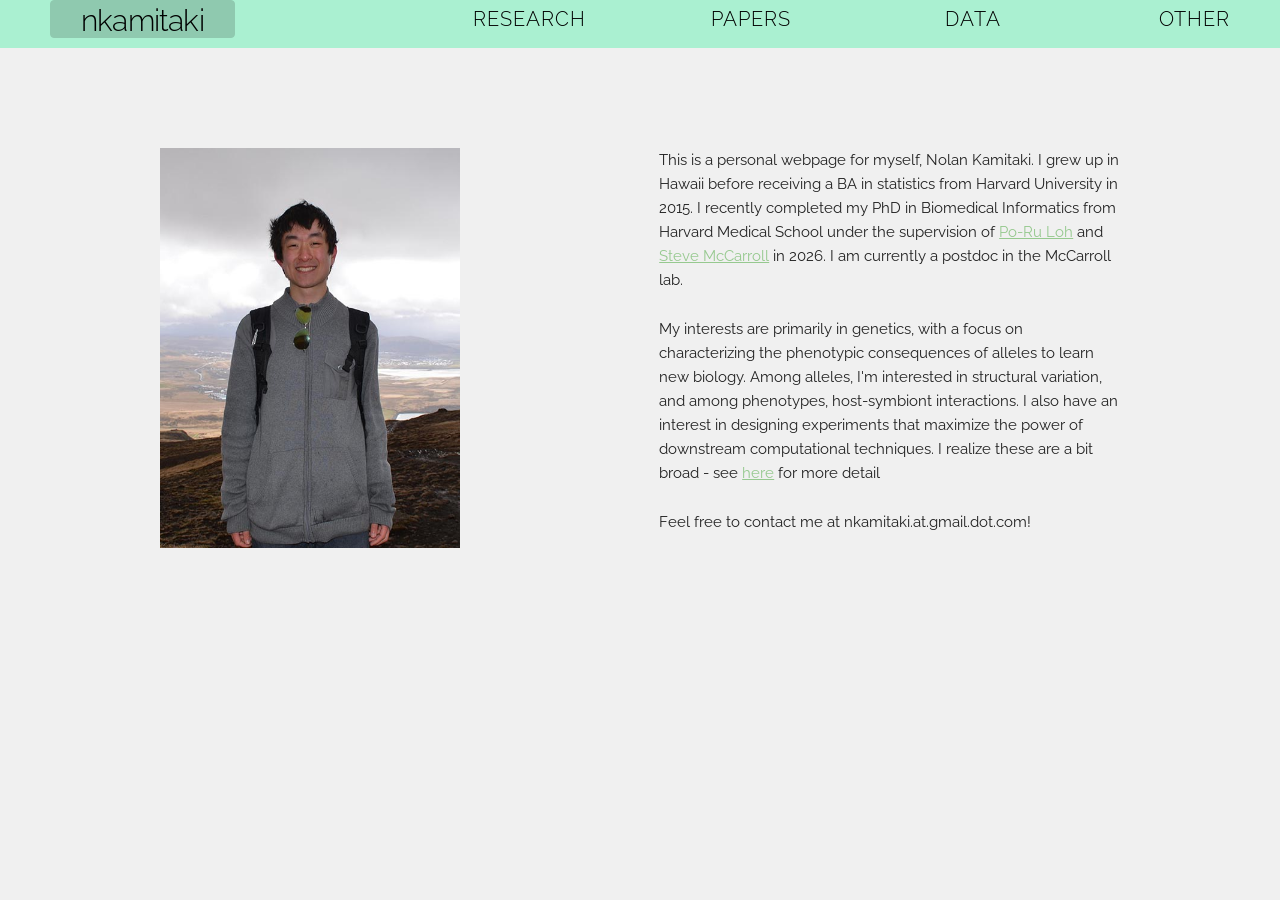
<file: index.html>
<!DOCTYPE html>
<html lang="en">
<head>

  <!-- Basic Page Needs
  –––––––––––––––––––––––––––––––––––––––––––––––––– -->
  <meta charset="utf-8">
  <title>nkamitaki</title>
  <meta name="description" content="personal webpage">
  <meta name="author" content="Nolan Kamitaki">

  <!-- Mobile Specific Metas
  –––––––––––––––––––––––––––––––––––––––––––––––––– -->
  <meta name="viewport" content="width=device-width, initial-scale=1">

  <!-- FONT
  –––––––––––––––––––––––––––––––––––––––––––––––––– -->
  <link href="//fonts.googleapis.com/css?family=Raleway:400,300,600" rel="stylesheet" type="text/css">

  <!-- CSS
  –––––––––––––––––––––––––––––––––––––––––––––––––– -->
  <link rel="stylesheet" href="css/normalize.css">
  <link rel="stylesheet" href="css/skeleton.css">

  <!-- Favicon
  –––––––––––––––––––––––––––––––––––––––––––––––––– -->
  <link rel="icon" type="image/png" href="images/nk.png">

</head>
<body style="background: #F0F0F0;">

  <!-- Primary Page Layout
  –––––––––––––––––––––––––––––––––––––––––––––––––– -->
  <div class="container" style=" background: #AAF0D1; width: 100%; max-width: 100000px; ">
    <div class="row" >
      <div class="four columns" style="padding: 0 50px">
        <a class="button button-primary" href="index.html" style="text-transform: lowercase; background-color: #8FC9AF; border-color: #8FC9AF;"><h4>nkamitaki</h4></a>
      </div>
      <div class="two columns"  >
    	<a class="button button-primary" href="research.html" style="width: 100%; font-size: 20px; font-weight: 300; border: 0; border-radius: 0; padding: 0">Research</a>
      </div>
      <div class="two columns" >
    	<a class="button button-primary" href="papers.html" style="width: 100%; font-size: 20px; font-weight: 300; border: 0; border-radius: 0;  padding: 0">Papers</a>
      </div>
      <div class="two columns" >
    	<a class="button button-primary" href="data.html" style="width: 100%; font-size: 20px; font-weight: 300; border: 0; border-radius: 0;  padding: 0">Data</a>
      </div>
      <div class="two columns">
    	<a class="button button-primary" href="other.html" style="width: 100%; font-size: 20px; font-weight: 300; border: 0; border-radius: 0;  padding: 0">Other</a>
      </div>
    </div>
  </div>
  <div class="container" style="padding: 100px 0">
    <div class="row" >
      <div class="six columns">
        <img src="images/nolan_kamitaki.jpg" alt="This is me." width="300" height="400">
      </div>
      <div class="six columns">
      <p>This is a personal webpage for myself, Nolan Kamitaki. I grew up in Hawaii before receiving a BA in statistics from Harvard University in 2015. I recently completed my PhD in Biomedical Informatics from Harvard Medical School under the supervision of  <a href="https://statgen.bwh.harvard.edu/">Po-Ru Loh</a> and <a href="https://mccarrolllab.org/">Steve McCarroll</a> in 2026. I am currently a postdoc in the McCarroll lab.</p>
      <p>My interests are primarily in genetics, with a focus on characterizing the phenotypic consequences of alleles to learn new biology. Among alleles, I'm interested in structural variation, and among phenotypes, host-symbiont interactions. I also have an interest in designing experiments that maximize the power of downstream computational techniques. I realize these are a bit broad - see <a href="research.html">here</a> for more detail</p>
      
      <p>Feel free to contact me at nkamitaki.at.gmail.dot.com! </p>
    </div>
    </div>
  </div>

<!-- End Document
  –––––––––––––––––––––––––––––––––––––––––––––––––– -->
</body>
</html>
</file>
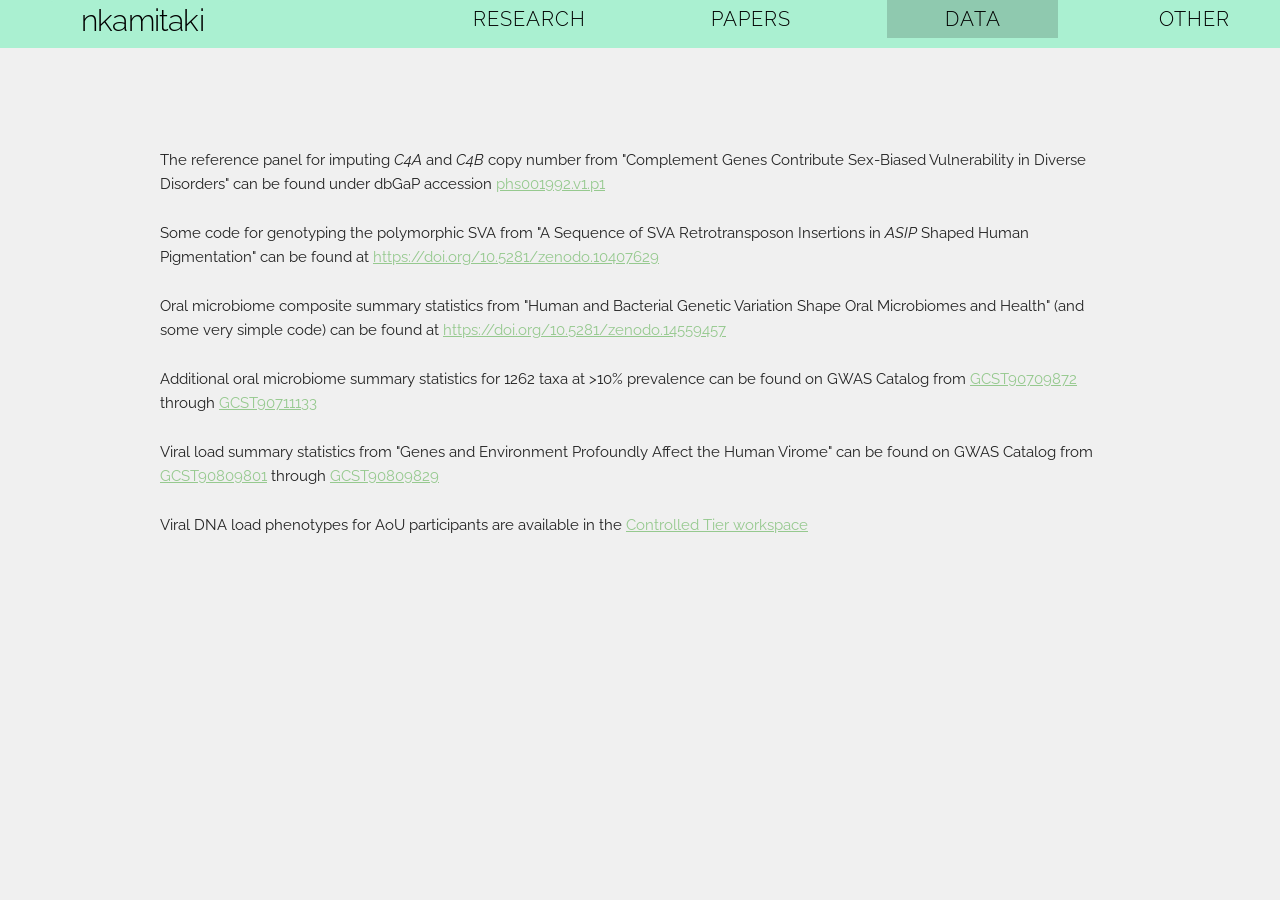
<file: data.html>
<!DOCTYPE html>
<html lang="en">
<head>

  <!-- Basic Page Needs
  –––––––––––––––––––––––––––––––––––––––––––––––––– -->
  <meta charset="utf-8">
  <title>Data</title>
  <meta name="description" content="numbers">
  <meta name="author" content="Nolan Kamitaki">

  <!-- Mobile Specific Metas
  –––––––––––––––––––––––––––––––––––––––––––––––––– -->
  <meta name="viewport" content="width=device-width, initial-scale=1">

  <!-- FONT
  –––––––––––––––––––––––––––––––––––––––––––––––––– -->
  <link href="//fonts.googleapis.com/css?family=Raleway:400,300,600" rel="stylesheet" type="text/css">

  <!-- CSS
  –––––––––––––––––––––––––––––––––––––––––––––––––– -->
  <link rel="stylesheet" href="css/normalize.css">
  <link rel="stylesheet" href="css/skeleton.css">

  <!-- Favicon
  –––––––––––––––––––––––––––––––––––––––––––––––––– -->
  <link rel="icon" type="image/png" href="images/nk.png">

</head>
<body style="background: #F0F0F0;">

  <!-- Primary Page Layout
  –––––––––––––––––––––––––––––––––––––––––––––––––– -->
  <div class="container" style=" background: #AAF0D1; width: 100%; max-width: 100000px; ">
    <div class="row" >
      <div class="four columns" style="padding: 0 50px">
        <a class="button button-primary" href="index.html" style="text-transform: lowercase"><h4>nkamitaki</h4></a>
      </div>
      <div class="two columns"  >
    	<a class="button button-primary" href="research.html" style="width: 100%; font-size: 20px; font-weight: 300; border: 0; border-radius: 0; padding: 0; ">Research</a>
      </div>
      <div class="two columns" >
    	<a class="button button-primary" href="papers.html" style="width: 100%; font-size: 20px; font-weight: 300; border: 0; border-radius: 0;  padding: 0">Papers</a>
      </div>
      <div class="two columns" >
    	<a class="button button-primary" href="data.html" style="width: 100%; font-size: 20px; font-weight: 300; border: 0; border-radius: 0;  padding: 0; background-color: #8FC9AF; border-color: #8FC9AF;">Data</a>
      </div>
      <div class="two columns">
    	<a class="button button-primary" href="other.html" style="width: 100%; font-size: 20px; font-weight: 300; border: 0; border-radius: 0;  padding: 0">Other</a>
      </div>
    </div>
  </div>
  <div class="container" style="padding: 100px 0">
    <div class="row" >
      <p>The reference panel for imputing <i>C4A</i> and <i>C4B</i> copy number from "Complement Genes Contribute Sex-Biased Vulnerability in Diverse Disorders" can be found under dbGaP accession <a href="https://www.ncbi.nlm.nih.gov/projects/gap/cgi-bin/study.cgi?study_id=phs001992.v1.p1">phs001992.v1.p1</a></p>
      <p>Some code for genotyping the polymorphic SVA from "A Sequence of SVA Retrotransposon Insertions in <i>ASIP</i> Shaped Human Pigmentation" can be found at <a href="https://doi.org/10.5281/zenodo.10407629">https://doi.org/10.5281/zenodo.10407629</a></p>
      <p>Oral microbiome composite summary statistics from "Human and Bacterial Genetic Variation Shape Oral Microbiomes and Health" (and some very simple code) can be found at <a href="https://doi.org/10.5281/zenodo.14559457">https://doi.org/10.5281/zenodo.14559457</a></p>
      <p>Additional oral microbiome summary statistics for 1262 taxa at >10% prevalence can be found on GWAS Catalog from <a href="https://www.ebi.ac.uk/gwas/studies/GCST90709872">GCST90709872</a> through <a href="https://www.ebi.ac.uk/gwas/studies/GCST90711133">GCST90711133</a></p>
      <p>Viral load summary statistics from "Genes and Environment Profoundly Affect the Human Virome" can be found on GWAS Catalog from <a href="https://www.ebi.ac.uk/gwas/studies/GCST90809801">GCST90809801</a> through <a href="https://www.ebi.ac.uk/gwas/studies/GCST90809829">GCST90809829</a></p>
      <p>Viral DNA load phenotypes for AoU participants are available in the <a href="https://workbench.researchallofus.org/workspaces/aou-rw-77ec99c5/kamitakietalthednaviromevarieswithhumangenesandenvironments/data">Controlled Tier workspace</a></p>
    </div>
  </div>

<!-- End Document
  –––––––––––––––––––––––––––––––––––––––––––––––––– -->
</body>
</html>
</file>
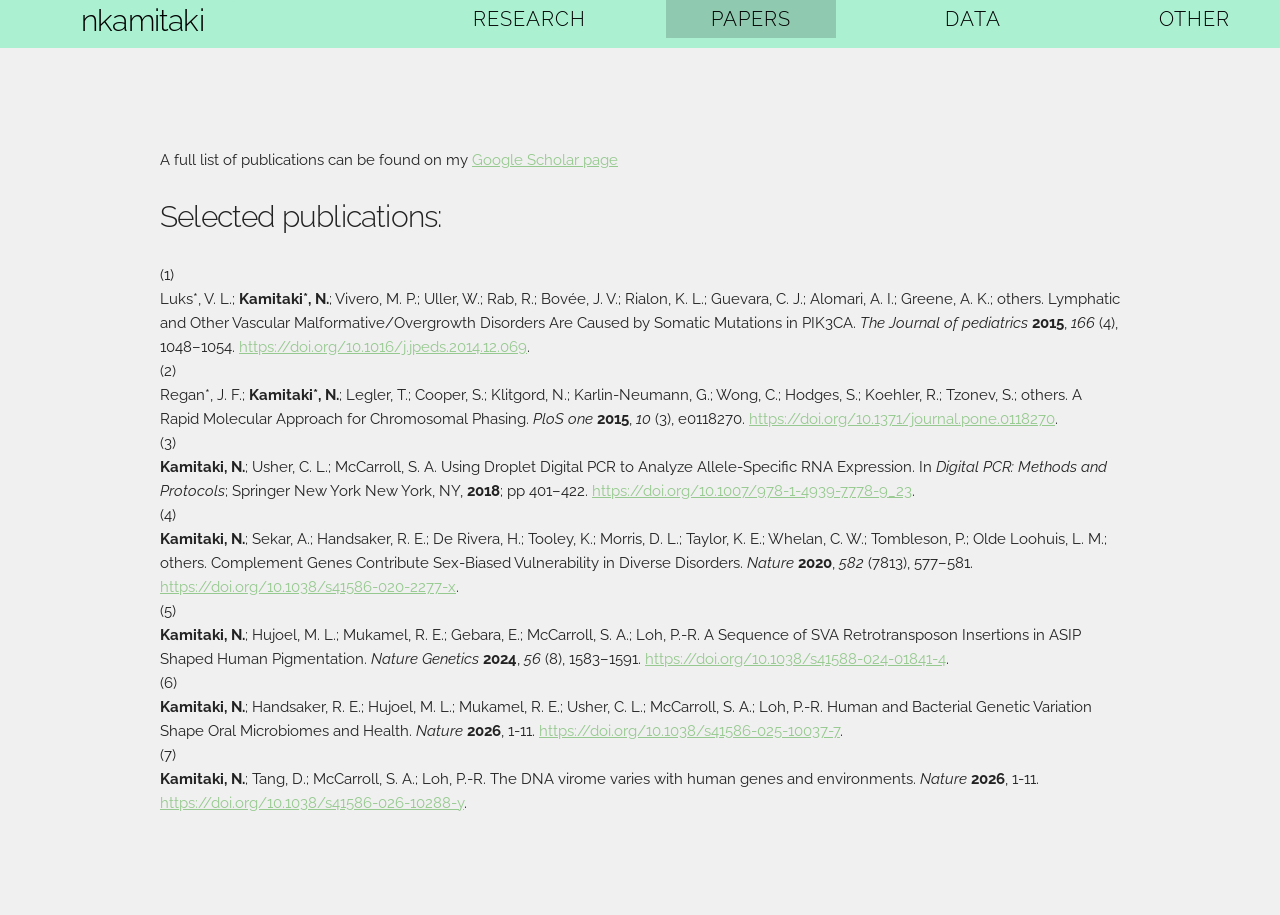
<file: papers.html>
<!DOCTYPE html>
<html lang="en">
<head>

  <!-- Basic Page Needs
  –––––––––––––––––––––––––––––––––––––––––––––––––– -->
  <meta charset="utf-8">
  <title>Papers</title>
  <meta name="description" content="pubs">
  <meta name="author" content="Nolan Kamitaki">

  <!-- Mobile Specific Metas
  –––––––––––––––––––––––––––––––––––––––––––––––––– -->
  <meta name="viewport" content="width=device-width, initial-scale=1">

  <!-- FONT
  –––––––––––––––––––––––––––––––––––––––––––––––––– -->
  <link href="//fonts.googleapis.com/css?family=Raleway:400,300,600" rel="stylesheet" type="text/css">

  <!-- CSS
  –––––––––––––––––––––––––––––––––––––––––––––––––– -->
  <link rel="stylesheet" href="css/normalize.css">
  <link rel="stylesheet" href="css/skeleton.css">

  <!-- Favicon
  –––––––––––––––––––––––––––––––––––––––––––––––––– -->
  <link rel="icon" type="image/png" href="images/nk.png">

</head>
<body style="background: #F0F0F0;">

  <!-- Primary Page Layout
  –––––––––––––––––––––––––––––––––––––––––––––––––– -->
  <div class="container" style=" background: #AAF0D1; width: 100%; max-width: 100000px; ">
    <div class="row" >
      <div class="four columns" style="padding: 0 50px">
        <a class="button button-primary" href="index.html" style="text-transform: lowercase"><h4>nkamitaki</h4></a>
      </div>
      <div class="two columns"  >
    	<a class="button button-primary" href="research.html" style="width: 100%; font-size: 20px; font-weight: 300; border: 0; border-radius: 0; padding: 0">Research</a>
      </div>
      <div class="two columns" >
    	<a class="button button-primary" href="papers.html" style="width: 100%; font-size: 20px; font-weight: 300; border: 0; border-radius: 0;  padding: 0; background-color: #8FC9AF; border-color: #8FC9AF;">Papers</a>
      </div>
      <div class="two columns" >
    	<a class="button button-primary" href="data.html" style="width: 100%; font-size: 20px; font-weight: 300; border: 0; border-radius: 0;  padding: 0">Data</a>
      </div>
      <div class="two columns">
    	<a class="button button-primary" href="other.html" style="width: 100%; font-size: 20px; font-weight: 300; border: 0; border-radius: 0;  padding: 0">Other</a>
      </div>
    </div>
  </div>
  <div class="container" style="padding: 100px 0">
    <div class="row" >
      <p>A full list of publications can be found on my <a href=https://scholar.google.com/citations?user=Wm4lbRMAAAAJ>Google Scholar page</a></p>
      <p><h4>Selected publications:</h4></p>
      <div class="csl-bib-body">
        <div data-csl-entry-id="luks2015lymphatic" class="csl-entry">
          <div class="csl-left-margin">(1) </div><div class="csl-right-inline">Luks*, V. L.; <b>Kamitaki*, N.</b>; Vivero, M. P.; Uller, W.; Rab, R.; Bovée, J. V.; Rialon, K. L.; Guevara, C. J.; Alomari, A. I.; Greene, A. K.; others. Lymphatic and Other Vascular Malformative/Overgrowth Disorders Are Caused by Somatic Mutations in PIK3CA. <i>The Journal of pediatrics</i> <b>2015</b>, <i>166</i> (4), 1048–1054. <a href="https://doi.org/10.1016/j.jpeds.2014.12.069">https://doi.org/10.1016/j.jpeds.2014.12.069</a>.</div>
        </div>
        <div data-csl-entry-id="regan2015rapid" class="csl-entry">
          <div class="csl-left-margin">(2) </div><div class="csl-right-inline">Regan*, J. F.; <b>Kamitaki*, N.</b>; Legler, T.; Cooper, S.; Klitgord, N.; Karlin-Neumann, G.; Wong, C.; Hodges, S.; Koehler, R.; Tzonev, S.; others. A Rapid Molecular Approach for Chromosomal Phasing. <i>PloS one</i> <b>2015</b>, <i>10</i> (3), e0118270. <a href="https://doi.org/10.1371/journal.pone.0118270">https://doi.org/10.1371/journal.pone.0118270</a>.</div>
        </div>
        <div data-csl-entry-id="kamitaki2018using" class="csl-entry">
          <div class="csl-left-margin">(3) </div><div class="csl-right-inline"><b>Kamitaki, N.</b>; Usher, C. L.; McCarroll, S. A. Using Droplet Digital PCR to Analyze Allele-Specific RNA Expression. In <i>Digital PCR: Methods and Protocols</i>; Springer New York New York, NY, <b>2018</b>; pp 401–422. <a href="https://doi.org/10.1007/978-1-4939-7778-9_23">https://doi.org/10.1007/978-1-4939-7778-9_23</a>.</div>
        </div>
        <div data-csl-entry-id="kamitaki2020complement" class="csl-entry">
          <div class="csl-left-margin">(4) </div><div class="csl-right-inline"><b>Kamitaki, N.</b>; Sekar, A.; Handsaker, R. E.; De Rivera, H.; Tooley, K.; Morris, D. L.; Taylor, K. E.; Whelan, C. W.; Tombleson, P.; Olde Loohuis, L. M.; others. Complement Genes Contribute Sex-Biased Vulnerability in Diverse Disorders. <i>Nature</i> <b>2020</b>, <i>582</i> (7813), 577–581. <a href="https://doi.org/10.1038/s41586-020-2277-x">https://doi.org/10.1038/s41586-020-2277-x</a>.</div>
        </div>
        <div data-csl-entry-id="kamitaki2024sequence" class="csl-entry">
          <div class="csl-left-margin">(5) </div><div class="csl-right-inline"><b>Kamitaki, N.</b>; Hujoel, M. L.; Mukamel, R. E.; Gebara, E.; McCarroll, S. A.; Loh, P.-R. A Sequence of SVA Retrotransposon Insertions in ASIP Shaped Human Pigmentation. <i>Nature Genetics</i> <b>2024</b>, <i>56</i> (8), 1583–1591. <a href="https://doi.org/10.1038/s41588-024-01841-4">https://doi.org/10.1038/s41588-024-01841-4</a>.</div>
        </div>
        <div data-csl-entry-id="kamitaki2026human" class="csl-entry">
          <div class="csl-left-margin">(6) </div><div class="csl-right-inline"><b>Kamitaki, N.</b>; Handsaker, R. E.; Hujoel, M. L.; Mukamel, R. E.; Usher, C. L.; McCarroll, S. A.; Loh, P.-R. Human and Bacterial Genetic Variation Shape Oral Microbiomes and Health. <i>Nature</i> <b>2026</b>, 1-11. <a href="https://doi.org/10.1038/s41586-025-10037-7">https://doi.org/10.1038/s41586-025-10037-7</a>.</div>
        </div>
        <div data-csl-entry-id="kamitaki2026dna" class="csl-entry">
          <div class="csl-left-margin">(7) </div><div class="csl-right-inline"><b>Kamitaki, N.</b>; Tang, D.; McCarroll, S. A.; Loh, P.-R. The DNA virome varies with human genes and environments. <i>Nature</i> <b>2026</b>, 1-11. <a href="https://doi.org/10.1038/s41586-026-10288-y">https://doi.org/10.1038/s41586-026-10288-y</a>.</div>
        </div>
      </div>
      <!-- 
      <div class="csl-bib-body">
        <div data-csl-entry-id="koren2014genetic" class="csl-entry">
          <div class="csl-left-margin">(1) </div><div class="csl-right-inline">Koren, A.; Handsaker, R. E.; Kamitaki, N.; Karlić, R.; Ghosh, S.; Polak, P.; Eggan, K.; McCarroll, S. A. Genetic Variation in Human DNA Replication Timing. <i>Cell</i> <b>2014</b>, <i>159</i> (5), 1015–1026. <a href="https://doi.org/10.1016/j.cell.2014.10.025">https://doi.org/10.1016/j.cell.2014.10.025</a>.</div>
        </div>
        <div data-csl-entry-id="luks2015lymphatic" class="csl-entry">
          <div class="csl-left-margin">(2) </div><div class="csl-right-inline">Luks*, V. L.; Kamitaki*, N.; Vivero, M. P.; Uller, W.; Rab, R.; Bovée, J. V.; Rialon, K. L.; Guevara, C. J.; Alomari, A. I.; Greene, A. K.; others. Lymphatic and Other Vascular Malformative/Overgrowth Disorders Are Caused by Somatic Mutations in PIK3CA. <i>The Journal of pediatrics</i> <b>2015</b>, <i>166</i> (4), 1048–1054. <a href="https://doi.org/10.1016/j.jpeds.2014.12.069">https://doi.org/10.1016/j.jpeds.2014.12.069</a>.</div>
        </div>
        <div data-csl-entry-id="regan2015rapid" class="csl-entry">
          <div class="csl-left-margin">(3) </div><div class="csl-right-inline">Regan*, J. F.; Kamitaki*, N.; Legler, T.; Cooper, S.; Klitgord, N.; Karlin-Neumann, G.; Wong, C.; Hodges, S.; Koehler, R.; Tzonev, S.; others. A Rapid Molecular Approach for Chromosomal Phasing. <i>PloS one</i> <b>2015</b>, <i>10</i> (3), e0118270. <a href="https://doi.org/10.1371/journal.pone.0118270">https://doi.org/10.1371/journal.pone.0118270</a>.</div>
        </div>
        <div data-csl-entry-id="couto2016endothelial" class="csl-entry">
          <div class="csl-left-margin">(4) </div><div class="csl-right-inline">Couto*, J. A.; Huang*, L.; Vivero, M. P.; Kamitaki, N.; Maclellan, R. A.; Mulliken, J. B.; Bischoff, J.; Warman, M. L.; Greene, A. K. Endothelial Cells from Capillary Malformations Are Enriched for Somatic GNAQ Mutations. <i>Plastic and reconstructive surgery</i> <b>2016</b>, <i>137</i> (1), 77e–82e. <a href="https://doi.org/10.1097/PRS.0000000000001868">https://doi.org/10.1097/PRS.0000000000001868</a>.</div>
        </div>
        <div data-csl-entry-id="macosko2015highly" class="csl-entry">
          <div class="csl-left-margin">(5) </div><div class="csl-right-inline">Macosko, E. Z.; Basu, A.; Satija, R.; Nemesh, J.; Shekhar, K.; Goldman, M.; Tirosh, I.; Bialas, A. R.; Kamitaki, N.; Martersteck, E. M.; others. Highly Parallel Genome-Wide Expression Profiling of Individual Cells Using Nanoliter Droplets. <i>Cell</i> <b>2015</b>, <i>161</i> (5), 1202–1214. <a href="https://doi.org/10.1016/j.cell.2015.05.002">https://doi.org/10.1016/j.cell.2015.05.002</a>.</div>
        </div>
        <div data-csl-entry-id="sekar2016schizophrenia" class="csl-entry">
          <div class="csl-left-margin">(6) </div><div class="csl-right-inline">Sekar, A.; Bialas, A. R.; De Rivera, H.; Davis, A.; Hammond, T. R.; Kamitaki, N.; Tooley, K.; Presumey, J.; Baum, M.; Van Doren, V.; others. Schizophrenia Risk from Complex Variation of Complement Component 4. <i>Nature</i> <b>2016</b>, <i>530</i> (7589), 177–183. <a href="https://doi.org/10.1038/nature16549">https://doi.org/10.1038/nature16549</a>.</div>
        </div>
        <div data-csl-entry-id="merkle2017human" class="csl-entry">
          <div class="csl-left-margin">(7) </div><div class="csl-right-inline">Merkle*, F. T.; Ghosh*, S.; Kamitaki, N.; Mitchell, J.; Avior, Y.; Mello, C.; Kashin, S.; Mekhoubad, S.; Ilic, D.; Charlton, M.; others. Human Pluripotent Stem Cells Recurrently Acquire and Expand Dominant Negative P53 Mutations. <i>Nature</i> <b>2017</b>, <i>545</i> (7653), 229–233. <a href="https://doi.org/10.1038/nature22312">https://doi.org/10.1038/nature22312</a>.</div>
        </div>
        <div data-csl-entry-id="kamitaki2018using" class="csl-entry">
          <div class="csl-left-margin">(8) </div><div class="csl-right-inline">Kamitaki, N.; Usher, C. L.; McCarroll, S. A. Using Droplet Digital PCR to Analyze Allele-Specific RNA Expression. In <i>Digital PCR: Methods and Protocols</i>; Springer New York New York, NY, 2018; pp 401–422. <a href="https://doi.org/10.1007/978-1-4939-7778-9_23">https://doi.org/10.1007/978-1-4939-7778-9_23</a>.</div>
        </div>
        <div data-csl-entry-id="saunders2018molecular" class="csl-entry">
          <div class="csl-left-margin">(9) </div><div class="csl-right-inline">Saunders*, A.; Macosko*, E. Z.; Wysoker, A.; Goldman, M.; Krienen, F. M.; de Rivera, H.; Bien, E.; Baum, M.; Bortolin, L.; Wang, S.; others. Molecular Diversity and Specializations among the Cells of the Adult Mouse Brain. <i>Cell</i> <b>2018</b>, <i>174</i> (4), 1015–1030. <a href="https://doi.org/10.1016/j.cell.2018.07.028">https://doi.org/10.1016/j.cell.2018.07.028</a>.</div>
        </div>
        <div data-csl-entry-id="kamitaki2020complement" class="csl-entry">
          <div class="csl-left-margin">(10) </div><div class="csl-right-inline">Kamitaki, N.; Sekar, A.; Handsaker, R. E.; McCarroll, S. A.; Eriksson, J.; Palotie, A.; Daly, M.; Paunio, T.; Pietiläinen, O. Complement Genes Contribute Sex-Biased Vulnerability in Diverse Disorders. <i>Nature</i> <b>2020</b>, <i>582</i> (7813), 577–581. <a href="https://doi.org/10.1038/s41586-020-2277-x">https://doi.org/10.1038/s41586-020-2277-x</a>.</div>
        </div>
        <div data-csl-entry-id="mello2020absolute" class="csl-entry">
          <div class="csl-left-margin">(11) </div><div class="csl-right-inline">Mello, C. J.; Kamitaki, N.; Rivera, H. de; McCarroll, S. A. Absolute Quantification and Degradation Evaluation of SARS-CoV-2 RNA by Droplet Digital PCR. <i>medRxiv</i> <b>2020</b>, 2020–06. <a href="https://doi.org/10.1101/2020.06.24.20139584">https://doi.org/10.1101/2020.06.24.20139584</a>.</div>
        </div>
        <div data-csl-entry-id="mullins2021genome" class="csl-entry">
          <div class="csl-left-margin">(12) </div><div class="csl-right-inline">Mullins, N.; Forstner, A. J.; O’Connell, K. S.; Coombes, B.; Coleman, J. R.; Qiao, Z.; Als, T. D.; Bigdeli, T. B.; Børte, S.; Bryois, J.; others. Genome-Wide Association Study of More than 40,000 Bipolar Disorder Cases Provides New Insights into the Underlying Biology. <i>Nature genetics</i> <b>2021</b>, <i>53</i> (6), 817–829. <a href="https://doi.org/10.1038/s41588-021-00857-4">https://doi.org/10.1038/s41588-021-00857-4</a>.</div>
        </div>
        <div data-csl-entry-id="mullins2022dissecting" class="csl-entry">
          <div class="csl-left-margin">(13) </div><div class="csl-right-inline">Mullins, N.; Kang, J.; Campos, A. I.; Coleman, J. R.; Edwards, A. C.; Galfalvy, H.; Levey, D. F.; Lori, A.; Shabalin, A.; Starnawska, A.; others. Dissecting the Shared Genetic Architecture of Suicide Attempt, Psychiatric Disorders, and Known Risk Factors. <i>Biological psychiatry</i> <b>2022</b>, <i>91</i> (3), 313–327. <a href="https://doi.org/10.1016/j.biopsych.2021.05.029">https://doi.org/10.1016/j.biopsych.2021.05.029</a>.</div>
        </div>
        <div data-csl-entry-id="gu2022sestrin" class="csl-entry">
          <div class="csl-left-margin">(14) </div><div class="csl-right-inline">Gu*, X.; Jouandin*, P.; Lalgudi, P. V.; Binari, R.; Valenstein, M. L.; Reid, M. A.; Allen, A. E.; Kamitaki, N.; Locasale, J. W.; Perrimon, N.; others. Sestrin Mediates Detection of and Adaptation to Low-Leucine Diets in Drosophila. <i>Nature</i> <b>2022</b>, <i>608</i> (7921), 209–216. <a href="https://doi.org/10.1038/s41586-022-04960-2">https://doi.org/10.1038/s41586-022-04960-2</a>.</div>
        </div>
        <div data-csl-entry-id="gu2023midnolin" class="csl-entry">
          <div class="csl-left-margin">(15) </div><div class="csl-right-inline">Gu*, X.; Nardone*, C.; Kamitaki, N.; Mao, A.; Elledge, S. J.; Greenberg, M. E. The Midnolin-Proteasome Pathway Catches Proteins for Ubiquitination-Independent Degradation. <i>Science</i> <b>2023</b>, <i>381</i> (6660), eadh5021. <a href="https://doi.org/10.1126/science.adh5021">https://doi.org/10.1126/science.adh5021</a>.</div>
        </div>
        <div data-csl-entry-id="dezfulian2023tscan" class="csl-entry">
          <div class="csl-left-margin">(16) </div><div class="csl-right-inline">Dezfulian, M. H.; Kula, T.; Pranzatelli, T.; Kamitaki, N.; Meng, Q.; Khatri, B.; Perez, P.; Xu, Q.; Chang, A.; Kohlgruber, A. C.; others. TScan-II: A Genome-Scale Platform for the de Novo Identification of CD4+ T Cell Epitopes. <i>Cell</i> <b>2023</b>, <i>186</i> (25), 5569–5586. <a href="https://doi.org/10.1016/j.cell.2023.10.024">https://doi.org/10.1016/j.cell.2023.10.024</a>.</div>
        </div>
        <div data-csl-entry-id="ling2024concerted" class="csl-entry">
          <div class="csl-left-margin">(17) </div><div class="csl-right-inline">Ling, E.; Nemesh, J.; Goldman, M.; Kamitaki, N.; Reed, N.; Handsaker, R. E.; Genovese, G.; Vogelgsang, J. S.; Gerges, S.; Kashin, S.; others. A Concerted Neuron–Astrocyte Program Declines in Ageing and Schizophrenia. <i>Nature</i> <b>2024</b>, <i>627</i> (8004), 604–611. <a href="https://doi.org/10.1038/s41586-024-07109-5">https://doi.org/10.1038/s41586-024-07109-5</a>.</div>
        </div>
        <div data-csl-entry-id="hujoel2024protein" class="csl-entry">
          <div class="csl-left-margin">(18) </div><div class="csl-right-inline">Hujoel, M. L.; Handsaker, R. E.; Sherman, M. A.; Kamitaki, N.; Barton, A. R.; Mukamel, R. E.; Terao, C.; McCarroll, S. A.; Loh, P.-R. Protein-Altering Variants at Copy Number-Variable Regions Influence Diverse Human Phenotypes. <i>Nature Genetics</i> <b>2024</b>, <i>56</i> (4), 569–578. <a href="https://doi.org/10.1038/s41588-024-01684-z">https://doi.org/10.1038/s41588-024-01684-z</a>.</div>
        </div>
        <div data-csl-entry-id="handsaker2025long" class="csl-entry">
          <div class="csl-left-margin">(19) </div><div class="csl-right-inline">Handsaker*, R. E.; Kashin*, S.; Reed*, N. M.; Tan, S.; Lee, W.-S.; McDonald, T. M.; Morris, K.; Kamitaki, N.; Mullally, C. D.; Morakabati, N. R.; others. Long Somatic DNA-Repeat Expansion Drives Neurodegeneration in Huntington’s Disease. <i>Cell</i> <b>2025</b>, <i>188</i> (3), 623–639. <a href="https://doi.org/10.1016/j.cell.2024.11.038">https://doi.org/10.1016/j.cell.2024.11.038</a>.</div>
        </div>
        <div data-csl-entry-id="kamitaki2024sequence" class="csl-entry">
          <div class="csl-left-margin">(20) </div><div class="csl-right-inline">Kamitaki, N.; Hujoel, M. L.; Mukamel, R. E.; Gebara, E.; McCarroll, S. A.; Loh, P.-R. A Sequence of SVA Retrotransposon Insertions in ASIP Shaped Human Pigmentation. <i>Nature Genetics</i> <b>2024</b>, <i>56</i> (8), 1583–1591. <a href="https://doi.org/10.1038/s41588-024-01841-4">https://doi.org/10.1038/s41588-024-01841-4</a>.</div>
        </div>
        <div data-csl-entry-id="nardone2025structural" class="csl-entry">
          <div class="csl-left-margin">(21) </div><div class="csl-right-inline">Nardone*, C.; Gao*, J.; Seo, H.-S.; Mintseris, J.; Ort, L.; Yip, M. C.; Negasi, M.; Besschetnova, A. K.; Kamitaki, N.; Gygi, S. P.; others. Structural Basis for the Midnolin-Proteasome Pathway and Its Role in Suppressing Myeloma. <i>Molecular Cell</i> <b>2025</b>. <a href="https://doi.org/10.1016/j.molcel.2025.05.030">https://doi.org/10.1016/j.molcel.2025.05.030</a>.</div>
        </div>
        <div data-csl-entry-id="tang2025patterns" class="csl-entry">
          <div class="csl-left-margin">(22) </div><div class="csl-right-inline">Tang, D.; Kamitaki, N.; Mukamel, R. E.; Rubinacci, S.; Loh, P.-R. Patterns and Drivers of 43,617 Mosaic Chromosomal Alterations in Blood. <i>medRxiv</i> <b>2025</b>. <a href="https://doi.org/10.1101/2025.07.30.25332451 ">https://doi.org/10.1101/2025.07.30.25332451 </a>.</div>
        </div>
        <div data-csl-entry-id="gerges2025genetics" class="csl-entry">
          <div class="csl-left-margin">(23) </div><div class="csl-right-inline">Gerges, S.; Straarup, N. C.; El-Brolosy, M. A.; Satterstrom, F. K.; Kamitaki, N.; Yuan, J.; Ling, E.; Lin, R.; Goldman, M.; Singh, T.; others. Genetics-to-Structure Multiscale Analysis Identifies Disrupted Calcium Homeostasis as a Mechanism of Psychiatric Disease. <i>bioRxiv</i> <b>2025</b>, 2025–08. <a href="https://doi.org/10.1101/2025.08.25.672202">https://doi.org/10.1101/2025.08.25.672202</a>.</div>
        </div>
        <div data-csl-entry-id="hujoel2026insights" class="csl-entry">
          <div class="csl-left-margin">(24) </div><div class="csl-right-inline">Hujoel, M. L.; Handsaker, R. E.; Tang, D.; Kamitaki, N.; Mukamel, R. E.; Rubinacci, S.; Palamara, P. F.; McCarroll, S. A.; Loh, P.-R. Insights into DNA Repeat Expansions among 900,000 Biobank Participants. <i>Nature</i> <b>2026</b>, 1–10. <a href="https://doi.org/10.1038/s41586-025-09886-z">https://doi.org/10.1038/s41586-025-09886-z</a>.</div>
        </div>
        <div data-csl-entry-id="kerner2025mapping" class="csl-entry">
          <div class="csl-left-margin">(25) </div><div class="csl-right-inline">Kerner, G.; Kamitaki, N.; Strober, B.; Price, A. L. Mapping Disease Loci to Biological Processes via Joint Pleiotropic and Epigenomic Partitioning. <i>Cell Genomics</i> <b>2025</b>, 1-16. <a href="https://doi.org/10.1016/j.xgen.2025.101138">https://doi.org/10.1016/j.xgen.2025.101138</a>.</div>
        </div>
        <div data-csl-entry-id="kamitaki2026human" class="csl-entry">
          <div class="csl-left-margin">(26) </div><div class="csl-right-inline">Kamitaki, N.; Handsaker, R. E.; Hujoel, M. L.; Mukamel, R. E.; Usher, C. L.; McCarroll, S. A.; Loh, P.-R. Human and Bacterial Genetic Variation Shape Oral Microbiomes and Health. <i>Nature</i> <b>2026</b>, 1-11. <a href="https://doi.org/10.1038/s41586-025-10037-7">https://doi.org/10.1038/s41586-025-10037-7</a>.</div>
        </div>
        <div data-csl-entry-id="kamitaki2026dna" class="csl-entry">
          <div class="csl-left-margin">(27) </div><div class="csl-right-inline">Kamitaki, N.; Tang, D.; McCarroll, S. A.; Loh, P.-R. The DNA virome varies with human genes and environments. <i>Nature</i> <b>2026</b>, 1-11. <a href="https://doi.org/10.1038/s41586-026-10288-y">https://doi.org/10.1038/s41586-026-10288-y</a>.</div>
        </div>
      </div>-->
    </div>
  </div>
  
  

<!-- End Document
  –––––––––––––––––––––––––––––––––––––––––––––––––– -->
</body>
</html>
</file>
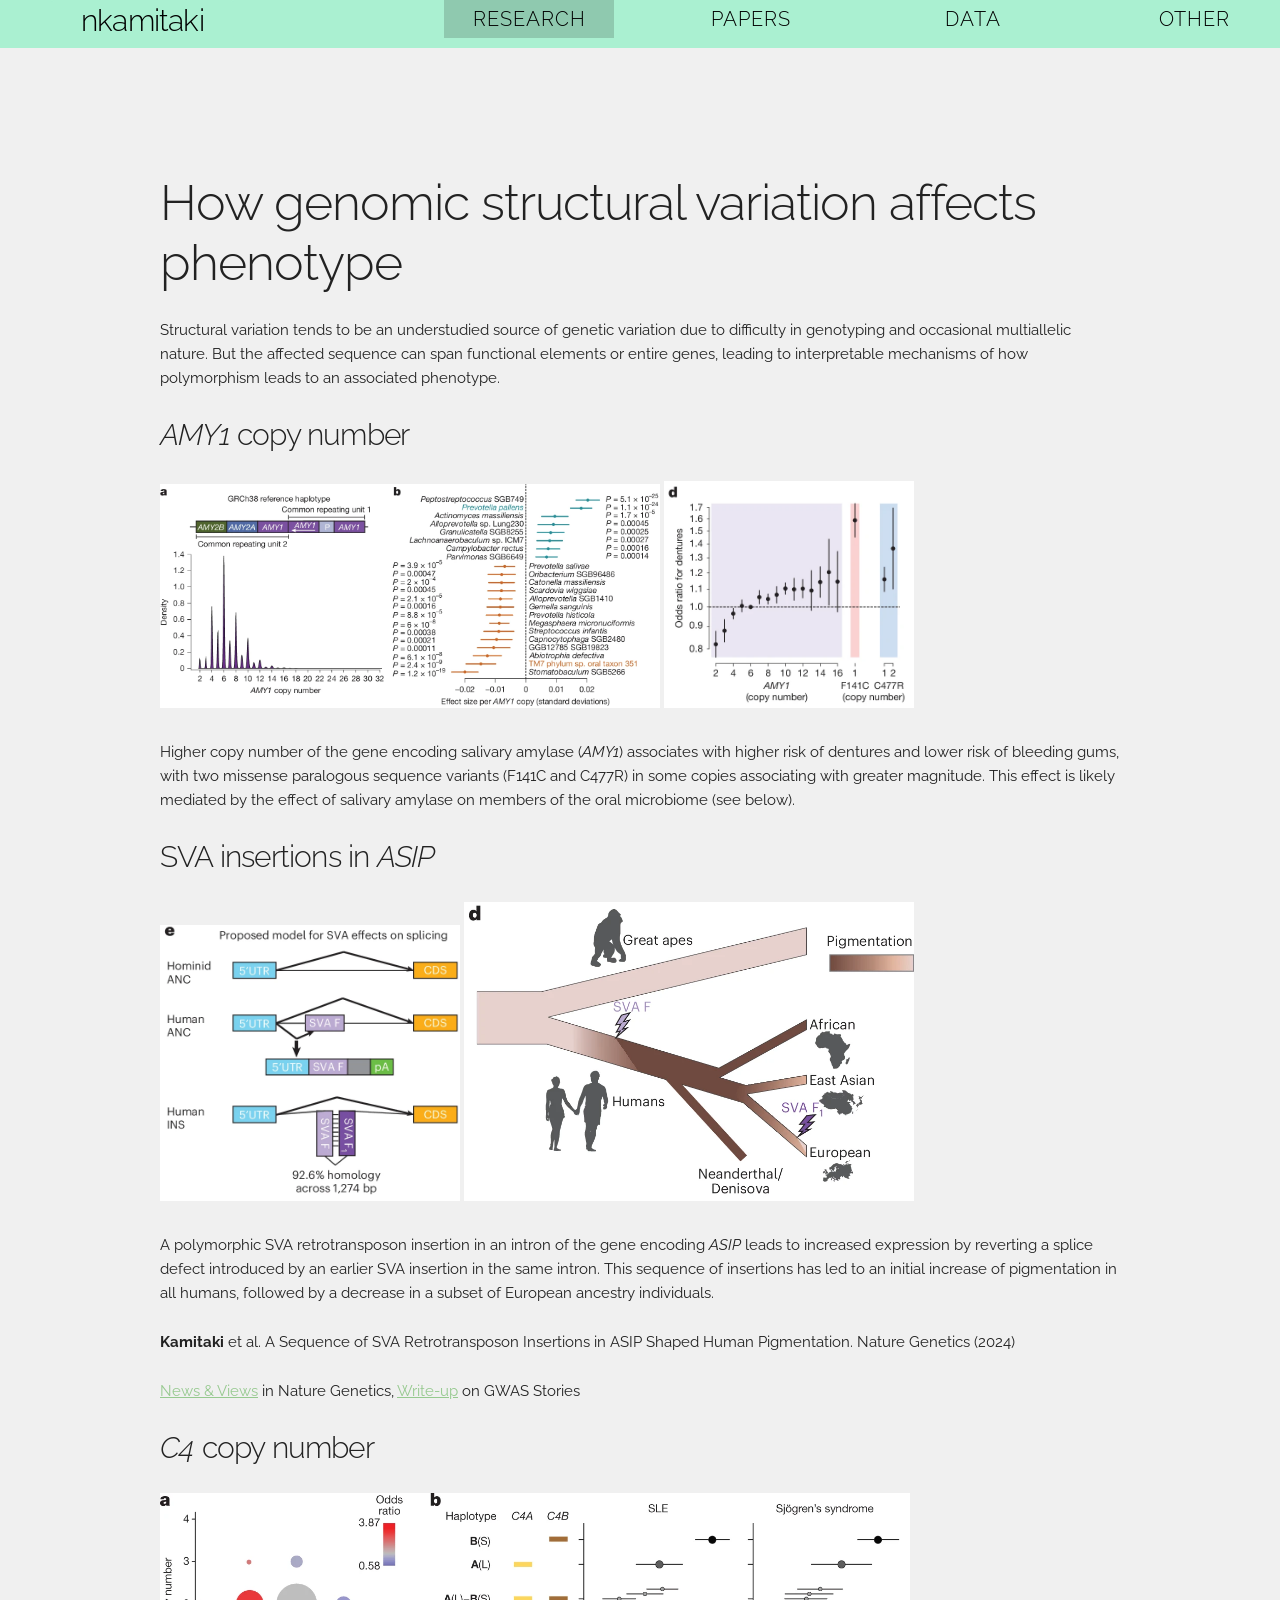
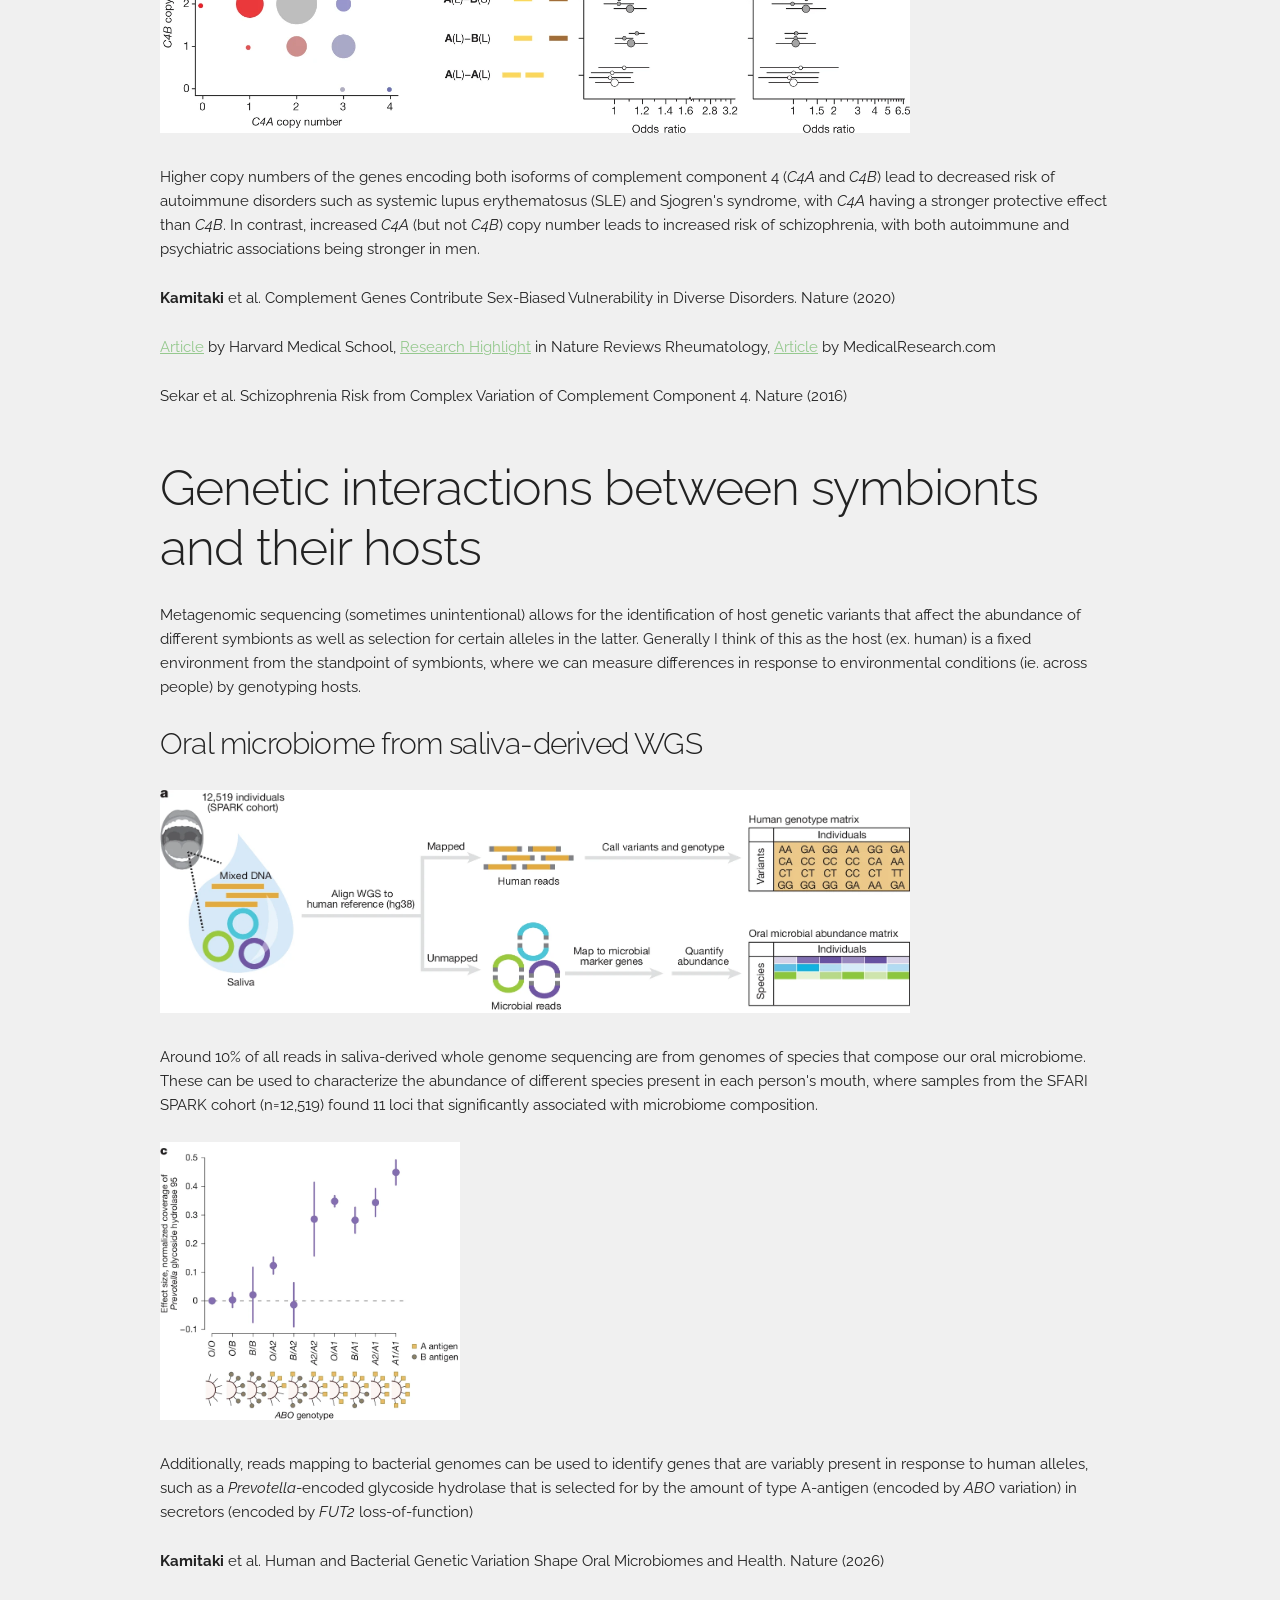
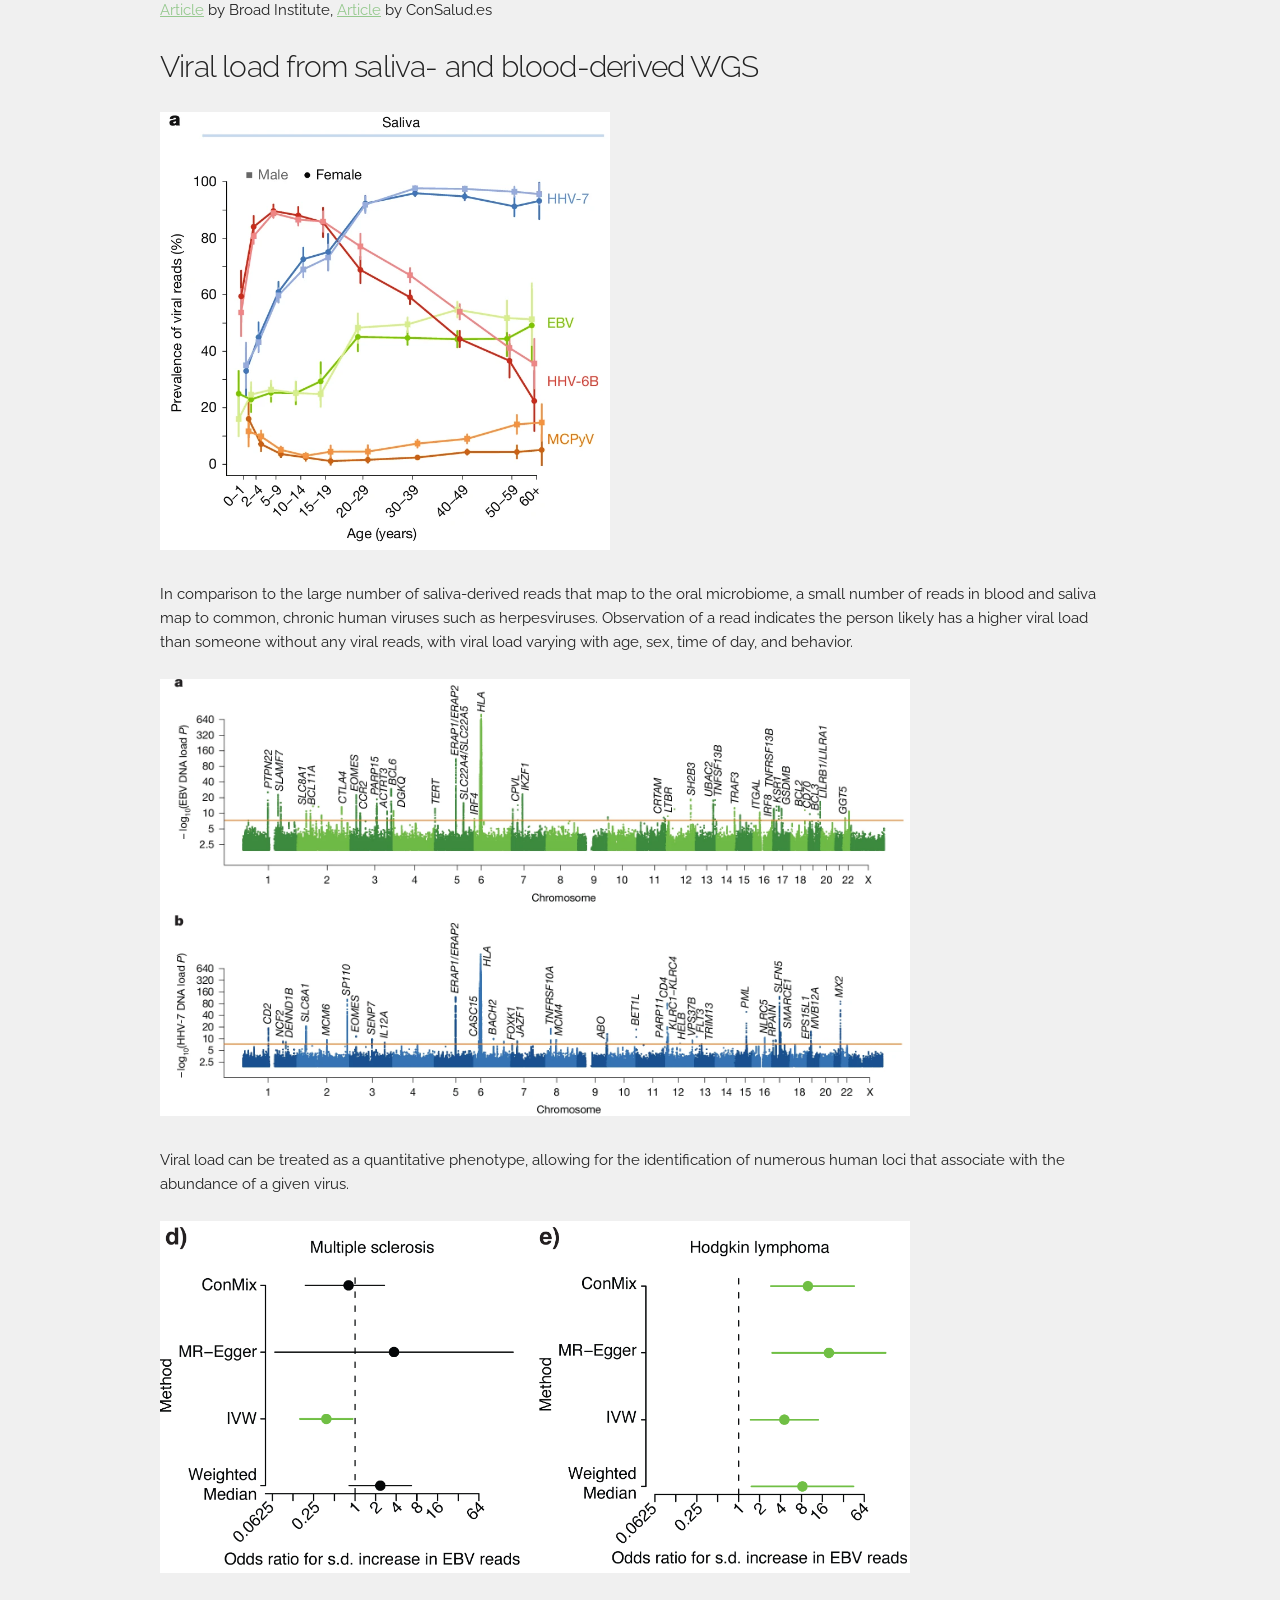
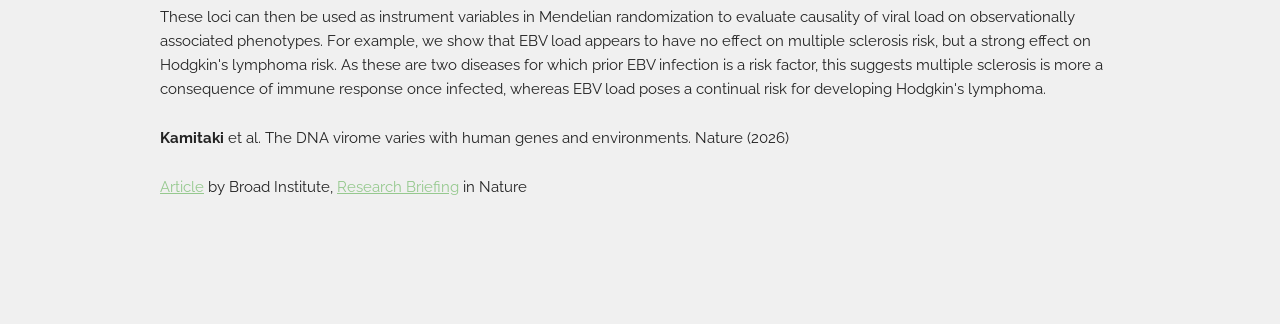
<file: research.html>
<!DOCTYPE html>
<html lang="en">
<head>

  <!-- Basic Page Needs
  –––––––––––––––––––––––––––––––––––––––––––––––––– -->
  <meta charset="utf-8">
  <title>About</title>
  <meta name="description" content="research">
  <meta name="author" content="Nolan Kamitaki">

  <!-- Mobile Specific Metas
  –––––––––––––––––––––––––––––––––––––––––––––––––– -->
  <meta name="viewport" content="width=device-width, initial-scale=1">

  <!-- FONT
  –––––––––––––––––––––––––––––––––––––––––––––––––– -->
  <link href="//fonts.googleapis.com/css?family=Raleway:400,300,600" rel="stylesheet" type="text/css">

  <!-- CSS
  –––––––––––––––––––––––––––––––––––––––––––––––––– -->
  <link rel="stylesheet" href="css/normalize.css">
  <link rel="stylesheet" href="css/skeleton.css">

  <!-- Favicon
  –––––––––––––––––––––––––––––––––––––––––––––––––– -->
  <link rel="icon" type="image/png" href="images/nk.png">

</head>
<body style="background: #F0F0F0;">

  <!-- Primary Page Layout
  –––––––––––––––––––––––––––––––––––––––––––––––––– -->
  <div class="container" style=" background: #AAF0D1; width: 100%; max-width: 100000px; ">
    <div class="row" >
      <div class="four columns" style="padding: 0 50px">
        <a class="button button-primary" href="index.html" style="text-transform: lowercase"><h4>nkamitaki</h4></a>
      </div>
      <div class="two columns"  >
    	<a class="button button-primary" href="research.html" style="width: 100%; font-size: 20px; font-weight: 300; border: 0; border-radius: 0; padding: 0; background-color: #8FC9AF; border-color: #8FC9AF;">Research</a>
      </div>
      <div class="two columns" >
    	<a class="button button-primary" href="papers.html" style="width: 100%; font-size: 20px; font-weight: 300; border: 0; border-radius: 0;  padding: 0">Papers</a>
      </div>
      <div class="two columns" >
    	<a class="button button-primary" href="data.html" style="width: 100%; font-size: 20px; font-weight: 300; border: 0; border-radius: 0;  padding: 0">Data</a>
      </div>
      <div class="two columns">
    	<a class="button button-primary" href="other.html" style="width: 100%; font-size: 20px; font-weight: 300; border: 0; border-radius: 0;  padding: 0">Other</a>
      </div>
    </div>
  </div>
  <div class="container" style="padding: 100px 0">
    <div class="row" >
      <p><h1>How genomic structural variation affects phenotype</h1></p>
      <p>Structural variation tends to be an understudied source of genetic variation due to difficulty in genotyping and occasional multiallelic nature. But the affected sequence can span functional elements or entire genes, leading to interpretable mechanisms of how polymorphism leads to an associated phenotype.</p>
      <p><h4><i>AMY1</i> copy number</h4></p>
      <p><img src="images/AMY1_1.png" alt="AMY1 copy number" width="500">
      <img src="images/AMY1_2.png" alt="AMY1 association with oral health" width="250"></p>
      <p>Higher copy number of the gene encoding salivary amylase (<i>AMY1</i>) associates with higher risk of dentures and lower risk of bleeding gums, with two missense paralogous sequence variants (F141C and C477R) in some copies associating with greater magnitude. This effect is likely mediated by the effect of salivary amylase on members of the oral microbiome (see below).</p>
      <p><h4>SVA insertions in <i>ASIP</i></h4></p>
      <p><img src="images/SVA_model.png" alt="SVA insertions generated missplicing of ASIP, then restored in a subset of haplotypes" width="300">
      <img src="images/pigmentation.png" alt="SVA insertions in ASIP associate with pigmentation" width="450"></p>
      <p>A polymorphic SVA retrotransposon insertion in an intron of the gene encoding <i>ASIP</i> leads to increased expression by reverting a splice defect introduced by an earlier SVA insertion in the same intron. This sequence of insertions has led to an initial increase of pigmentation in all humans, followed by a decrease in a subset of European ancestry individuals.</p>
      <p><b>Kamitaki</b> et al. A Sequence of SVA Retrotransposon Insertions in ASIP Shaped Human Pigmentation. Nature Genetics (2024)</p>
      <p><a href="https://www.nature.com/articles/s41588-024-01849-w">News & Views</a> in Nature Genetics, <a href="https://www.gwasstories.com/p/how-a-jumping-gene-shaped-the-human">Write-up</a> on GWAS Stories</p>
      <p><h4><i>C4</i> copy number</h4></p>
      <p><img src="images/C4.png" alt="C4 association with autoimmmune disease" width="750"></p>
      <p>Higher copy numbers of the genes encoding both isoforms of complement component 4 (<i>C4A</i> and <i>C4B</i>) lead to decreased risk of autoimmune disorders such as systemic lupus erythematosus (SLE) and Sjogren's syndrome, with <i>C4A</i> having a stronger protective effect than <i>C4B</i>. In contrast, increased <i>C4A</i> (but not <i>C4B</i>) copy number leads to increased risk of schizophrenia, with both autoimmune and psychiatric associations being stronger in men.</p>
      <p><b>Kamitaki</b> et al. Complement Genes Contribute Sex-Biased Vulnerability in Diverse Disorders. Nature (2020)</p>
      <p><a href="https://hms.harvard.edu/news/sex-genes-vulnerability">Article</a> by Harvard Medical School, <a href="https://www.nature.com/articles/s41584-020-0456-7">Research Highlight</a> in Nature Reviews Rheumatology, <a href="https://medicalresearch.com/complement-genes-may-explain-sex-differences-in-lupus-and-schizophrenia/">Article</a> by MedicalResearch.com</p>
      <!-- <p><a href="https://www.statnews.com/2020/05/11/new-research-sheds-light-on-sex-imbalances-in-diseases-like-schizophrenia-and-lupus/">Article</a> by STAT News</p>
      <p><a href="https://www.nih.gov/news-events/nih-research-matters/sex-differences-autoimmune-disorders-schizophrenia">Article</a> by NIH Research Matters</p>-->
      <p>Sekar et al. Schizophrenia Risk from Complex Variation of Complement Component 4. Nature (2016)</p>
    </div>
      <p><h1>Genetic interactions between symbionts and their hosts</h1></p>
      <p>Metagenomic sequencing (sometimes unintentional) allows for the identification of host genetic variants that affect the abundance of different symbionts as well as selection for certain alleles in the latter. Generally I think of this as the host (ex. human) is a fixed environment from the standpoint of symbionts, where we can measure differences in response to environmental conditions (ie. across people) by genotyping hosts.</p>
      <p><h4>Oral microbiome from saliva-derived WGS</h4></p>
      <p><img src="images/oral_microbe_reads.png" alt="Quantification of microbial abundances from non-human reads in saliva-derived DNA" width="750"></p>
      <p>Around 10% of all reads in saliva-derived whole genome sequencing are from genomes of species that compose our oral microbiome. These can be used to characterize the abundance of different species present in each person's mouth, where samples from the SFARI SPARK cohort (n=12,519) found 11 loci that significantly associated with microbiome composition.</p>
      <p><img src="images/glycoside_hydrolase.png" alt="Prevotella glycoside hydrolase presence associates with amount of A-antigen" width="300"></p>
      <p>Additionally, reads mapping to bacterial genomes can be used to identify genes that are variably present in response to human alleles, such as a <i>Prevotella</i>-encoded glycoside hydrolase that is selected for by the amount of type A-antigen (encoded by <i>ABO</i> variation) in secretors (encoded by <i>FUT2</i> loss-of-function)</p>
      <p><b>Kamitaki</b> et al. Human and Bacterial Genetic Variation Shape Oral Microbiomes and Health. Nature (2026)</p>
      <p><a href="https://www.broadinstitute.org/news/how-genes-influence-microbes-our-mouths">Article</a> by Broad Institute, <a href="https://www.consalud.es/dentalia/pacientes-casos/el-adn-tambien-influye-en-las-caries-la-genetica-podria-cambiar-la-prevencion-en-salud-bucodental.html">Article</a> by ConSalud.es</p>
      <p><h4>Viral load from saliva- and blood-derived WGS</h4></p>
      <p><img src="images/viral_age.png" alt="Change in prevalence of viral reads with age in saliva-derived DNA" width="450"></p>
      <p>In comparison to the large number of saliva-derived reads that map to the oral microbiome, a small number of reads in blood and saliva map to common, chronic human viruses such as herpesviruses. Observation of a read indicates the person likely has a higher viral load than someone without any viral reads, with viral load varying with age, sex, time of day, and behavior.</p>
      <p><img src="images/viral_GWAS.png" alt="Genetic associations with EBV (green) or HHV-7 (blue) viral DNA load" width="750"></p>
      <p>Viral load can be treated as a quantitative phenotype, allowing for the identification of numerous human loci that associate with the abundance of a given virus.</p>
      <p><img src="images/viral_MR.png" alt="Mendelian randomization of EBV viral load on multiple sclerosis or Hodgkin's lymphoma" width="750"></p>
      <p>These loci can then be used as instrument variables in Mendelian randomization to evaluate causality of viral load on observationally associated phenotypes. For example, we show that EBV load appears to have no effect on multiple sclerosis risk, but a strong effect on Hodgkin's lymphoma risk. As these are two diseases for which prior EBV infection is a risk factor, this suggests multiple sclerosis is more a consequence of immune response once infected, whereas EBV load poses a continual risk for developing Hodgkin's lymphoma.</p>
      <p><b>Kamitaki</b> et al. The DNA virome varies with human genes and environments. Nature (2026)</p>
      <p><a href="https://www.broadinstitute.org/news/new-view-viruses-body">Article</a> by Broad Institute, <a href="https://www.nature.com/articles/d41586-026-01032-7">Research Briefing</a> in Nature</p>
      <!-- <p><h1>Somatic genetic mosaicism</h1></p>
      <p>Hujoel et al. Insights into DNA Repeat Expansions among 900,000 Biobank Participants. Nature (2026)</p>
      <p>Tang, <b>Kamitaki</b>, et al. Patterns and Drivers of 43,617 Mosaic Chromosomal Alterations in Blood. medRxiv (2025)</p>
      <p>Handsaker*, Kashin*, Reed* et al. Long Somatic DNA-Repeat Expansion Drives Neurodegeneration in Huntington’s Disease. Cell (2025)</p>
      <p>Merkle*, Ghosh*, <b>Kamitaki</b> et al. Human Pluripotent Stem Cells Recurrently Acquire and Expand Dominant Negative P53 Mutations. Nature (2017)</p>
      <p>Couto*, Huang* et al. Endothelial Cells from Capillary Malformations Are Enriched for Somatic GNAQ Mutations. Plastic and reconstructive surgery (2016)</p>
      <p>Luks*, <b>Kamitaki*</b> et al. Lymphatic and Other Vascular Malformative/Overgrowth Disorders Are Caused by Somatic Mutations in PIK3CA. The Journal of pediatrics (2015)</p>
      <p><h1>Wetlab and computational method development</h1></p>
      <p>Kerner, <b>Kamitaki</b>, et al. Mapping Disease Loci to Biological Processes via Joint Pleiotropic and Epigenomic Partitioning. Cell Genomics (2026)</p>
      <p>Gu*, Nardone*, <b>Kamitaki</b>, et al. The Midnolin-Proteasome Pathway Catches Proteins for Ubiquitination-Independent Degradation. Science (2023)</p>
      <p><b>Kamitaki</b>, et al. Using Droplet Digital PCR to Analyze Allele-Specific RNA Expression. Digital PCR: Methods and Protocols (2018)</p>
      <p>Macosko, et al. Highly Parallel Genome-Wide Expression Profiling of Individual Cells Using Nanoliter Droplets. Cell (2015)</p>
      <p>Regan*, <b>Kamitaki*</b>, et al. A Rapid Molecular Approach for Chromosomal Phasing. PloS one (2015)</p>-->
    </div>
  </div>

<!-- End Document
  –––––––––––––––––––––––––––––––––––––––––––––––––– -->
</body>
</html>
</file>
<file: css/skeleton.css>
/*
* Skeleton V2.0.4
* Copyright 2014, Dave Gamache
* www.getskeleton.com
* Free to use under the MIT license.
* http://www.opensource.org/licenses/mit-license.php
* 12/29/2014
*/


/* Table of contents
––––––––––––––––––––––––––––––––––––––––––––––––––
- Grid
- Base Styles
- Typography
- Links
- Buttons
- Forms
- Lists
- Code
- Tables
- Spacing
- Utilities
- Clearing
- Media Queries
*/


/* Grid
–––––––––––––––––––––––––––––––––––––––––––––––––– */
.container {
  position: relative;
  width: 100%;
  max-width: 960px;
  margin: 0 auto;
  padding: 0 20px;
  box-sizing: border-box; }
.column,
.columns {
  width: 100%;
  float: left;
  box-sizing: border-box; }

/* For devices larger than 400px */
@media (min-width: 400px) {
  .container {
    width: 85%;
    padding: 0; }
}

/* For devices larger than 550px */
@media (min-width: 550px) {
  .container {
    width: 80%; }
  .column,
  .columns {
    margin-left: 4%; }
  .column:first-child,
  .columns:first-child {
    margin-left: 0; }

  .one.column,
  .one.columns                    { width: 4.66666666667%; }
  .two.columns                    { width: 13.3333333333%; }
  .three.columns                  { width: 22%;            }
  .four.columns                   { width: 30.6666666667%; }
  .five.columns                   { width: 39.3333333333%; }
  .six.columns                    { width: 48%;            }
  .seven.columns                  { width: 56.6666666667%; }
  .eight.columns                  { width: 65.3333333333%; }
  .nine.columns                   { width: 74.0%;          }
  .ten.columns                    { width: 82.6666666667%; }
  .eleven.columns                 { width: 91.3333333333%; }
  .twelve.columns                 { width: 100%; margin-left: 0; }

  .one-third.column               { width: 30.6666666667%; }
  .two-thirds.column              { width: 65.3333333333%; }

  .one-half.column                { width: 48%; }

  /* Offsets */
  .offset-by-one.column,
  .offset-by-one.columns          { margin-left: 8.66666666667%; }
  .offset-by-two.column,
  .offset-by-two.columns          { margin-left: 17.3333333333%; }
  .offset-by-three.column,
  .offset-by-three.columns        { margin-left: 26%;            }
  .offset-by-four.column,
  .offset-by-four.columns         { margin-left: 34.6666666667%; }
  .offset-by-five.column,
  .offset-by-five.columns         { margin-left: 43.3333333333%; }
  .offset-by-six.column,
  .offset-by-six.columns          { margin-left: 52%;            }
  .offset-by-seven.column,
  .offset-by-seven.columns        { margin-left: 60.6666666667%; }
  .offset-by-eight.column,
  .offset-by-eight.columns        { margin-left: 69.3333333333%; }
  .offset-by-nine.column,
  .offset-by-nine.columns         { margin-left: 78.0%;          }
  .offset-by-ten.column,
  .offset-by-ten.columns          { margin-left: 86.6666666667%; }
  .offset-by-eleven.column,
  .offset-by-eleven.columns       { margin-left: 95.3333333333%; }

  .offset-by-one-third.column,
  .offset-by-one-third.columns    { margin-left: 34.6666666667%; }
  .offset-by-two-thirds.column,
  .offset-by-two-thirds.columns   { margin-left: 69.3333333333%; }

  .offset-by-one-half.column,
  .offset-by-one-half.columns     { margin-left: 52%; }

}


/* Base Styles
–––––––––––––––––––––––––––––––––––––––––––––––––– */
/* NOTE
html is set to 62.5% so that all the REM measurements throughout Skeleton
are based on 10px sizing. So basically 1.5rem = 15px :) */
html {
  font-size: 62.5%; }
body {
  font-size: 1.5em; /* currently ems cause chrome bug misinterpreting rems on body element */
  line-height: 1.6;
  font-weight: 400;
  font-family: "Raleway", "HelveticaNeue", "Helvetica Neue", Helvetica, Arial, sans-serif;
  color: #222; }


/* Typography
–––––––––––––––––––––––––––––––––––––––––––––––––– */
h1, h2, h3, h4, h5, h6 {
  margin-top: 0;
  margin-bottom: 2rem;
  font-weight: 300; }
h1 { font-size: 4.0rem; line-height: 1.2;  letter-spacing: -.1rem; }
h2 { font-size: 3.6rem; line-height: 1.25; letter-spacing: -.1rem; }
h3 { font-size: 3.0rem; line-height: 1.3;  letter-spacing: -.1rem; }
h4 { font-size: 2.4rem; line-height: 1.35; letter-spacing: -.08rem; }
h5 { font-size: 1.8rem; line-height: 1.5;  letter-spacing: -.05rem; }
h6 { font-size: 1.5rem; line-height: 1.6;  letter-spacing: 0; }

/* Larger than phablet */
@media (min-width: 550px) {
  h1 { font-size: 5.0rem; }
  h2 { font-size: 4.2rem; }
  h3 { font-size: 3.6rem; }
  h4 { font-size: 3.0rem; }
  h5 { font-size: 2.4rem; }
  h6 { font-size: 1.5rem; }
}

p {
  margin-top: 0; }


/* Links
–––––––––––––––––––––––––––––––––––––––––––––––––– */
a {
  color: #96C98F; }
a:hover {
  color: #B2F0AA; }


/* Buttons
–––––––––––––––––––––––––––––––––––––––––––––––––– */
.button,
button,
input[type="submit"],
input[type="reset"],
input[type="button"] {
  display: inline-block;
  height: 38px;
  padding: 0 30px;
  color: #555;
  text-align: center;
  font-size: 11px;
  font-weight: 600;
  line-height: 38px;
  letter-spacing: .1rem;
  text-transform: uppercase;
  text-decoration: none;
  white-space: nowrap;
  background-color: transparent;
  border-radius: 4px;
  border: 1px solid #bbb;
  cursor: pointer;
  box-sizing: border-box; }
.button:hover,
button:hover,
input[type="submit"]:hover,
input[type="reset"]:hover,
input[type="button"]:hover,
.button:focus,
button:focus,
input[type="submit"]:focus,
input[type="reset"]:focus,
input[type="button"]:focus {
  color: #333;
  border-color: #888;
  outline: 0; }
.button.button-primary,
button.button-primary,
input[type="submit"].button-primary,
input[type="reset"].button-primary,
input[type="button"].button-primary {
  color: #000;
  background-color: #AAF0D1;
  border-color: #AAF0D1; }
.button.button-primary:hover,
button.button-primary:hover,
input[type="submit"].button-primary:hover,
input[type="reset"].button-primary:hover,
input[type="button"].button-primary:hover,
.button.button-primary:focus,
button.button-primary:focus,
input[type="submit"].button-primary:focus,
input[type="reset"].button-primary:focus,
input[type="button"].button-primary:focus {
  color: #000;
  background-color: #8FC9AF;
  border-color: #8FC9AF; }


/* Forms
–––––––––––––––––––––––––––––––––––––––––––––––––– */
input[type="email"],
input[type="number"],
input[type="search"],
input[type="text"],
input[type="tel"],
input[type="url"],
input[type="password"],
textarea,
select {
  height: 38px;
  padding: 6px 10px; /* The 6px vertically centers text on FF, ignored by Webkit */
  background-color: #fff;
  border: 1px solid #D1D1D1;
  border-radius: 4px;
  box-shadow: none;
  box-sizing: border-box; }
/* Removes awkward default styles on some inputs for iOS */
input[type="email"],
input[type="number"],
input[type="search"],
input[type="text"],
input[type="tel"],
input[type="url"],
input[type="password"],
textarea {
  -webkit-appearance: none;
     -moz-appearance: none;
          appearance: none; }
textarea {
  min-height: 65px;
  padding-top: 6px;
  padding-bottom: 6px; }
input[type="email"]:focus,
input[type="number"]:focus,
input[type="search"]:focus,
input[type="text"]:focus,
input[type="tel"]:focus,
input[type="url"]:focus,
input[type="password"]:focus,
textarea:focus,
select:focus {
  border: 1px solid #33C3F0;
  outline: 0; }
label,
legend {
  display: block;
  margin-bottom: .5rem;
  font-weight: 600; }
fieldset {
  padding: 0;
  border-width: 0; }
input[type="checkbox"],
input[type="radio"] {
  display: inline; }
label > .label-body {
  display: inline-block;
  margin-left: .5rem;
  font-weight: normal; }


/* Lists
–––––––––––––––––––––––––––––––––––––––––––––––––– */
ul {
  list-style: circle inside; }
ol {
  list-style: decimal inside; }
ol, ul {
  padding-left: 0;
  margin-top: 0; }
ul ul,
ul ol,
ol ol,
ol ul {
  margin: 1.5rem 0 1.5rem 3rem;
  font-size: 90%; }
li {
  margin-bottom: 1rem; }


/* Code
–––––––––––––––––––––––––––––––––––––––––––––––––– */
code {
  padding: .2rem .5rem;
  margin: 0 .2rem;
  font-size: 90%;
  white-space: nowrap;
  background: #F1F1F1;
  border: 1px solid #E1E1E1;
  border-radius: 4px; }
pre > code {
  display: block;
  padding: 1rem 1.5rem;
  white-space: pre; }


/* Tables
–––––––––––––––––––––––––––––––––––––––––––––––––– */
th,
td {
  padding: 12px 15px;
  text-align: left;
  border-bottom: 1px solid #E1E1E1; }
th:first-child,
td:first-child {
  padding-left: 0; }
th:last-child,
td:last-child {
  padding-right: 0; }


/* Spacing
–––––––––––––––––––––––––––––––––––––––––––––––––– */
button,
.button {
  margin-bottom: 1rem; }
input,
textarea,
select,
fieldset {
  margin-bottom: 1.5rem; }
pre,
blockquote,
dl,
figure,
table,
p,
ul,
ol,
form {
  margin-bottom: 2.5rem; }


/* Utilities
–––––––––––––––––––––––––––––––––––––––––––––––––– */
.u-full-width {
  width: 100%;
  box-sizing: border-box; }
.u-max-full-width {
  max-width: 100%;
  box-sizing: border-box; }
.u-pull-right {
  float: right; }
.u-pull-left {
  float: left; }


/* Misc
–––––––––––––––––––––––––––––––––––––––––––––––––– */
hr {
  margin-top: 3rem;
  margin-bottom: 3.5rem;
  border-width: 0;
  border-top: 1px solid #E1E1E1; }


/* Clearing
–––––––––––––––––––––––––––––––––––––––––––––––––– */

/* Self Clearing Goodness */
.container:after,
.row:after,
.u-cf {
  content: "";
  display: table;
  clear: both; }


/* Media Queries
–––––––––––––––––––––––––––––––––––––––––––––––––– */
/*
Note: The best way to structure the use of media queries is to create the queries
near the relevant code. For example, if you wanted to change the styles for buttons
on small devices, paste the mobile query code up in the buttons section and style it
there.
*/


/* Larger than mobile */
@media (min-width: 400px) {}

/* Larger than phablet (also point when grid becomes active) */
@media (min-width: 550px) {}

/* Larger than tablet */
@media (min-width: 750px) {}

/* Larger than desktop */
@media (min-width: 1000px) {}

/* Larger than Desktop HD */
@media (min-width: 1200px) {}
</file>
